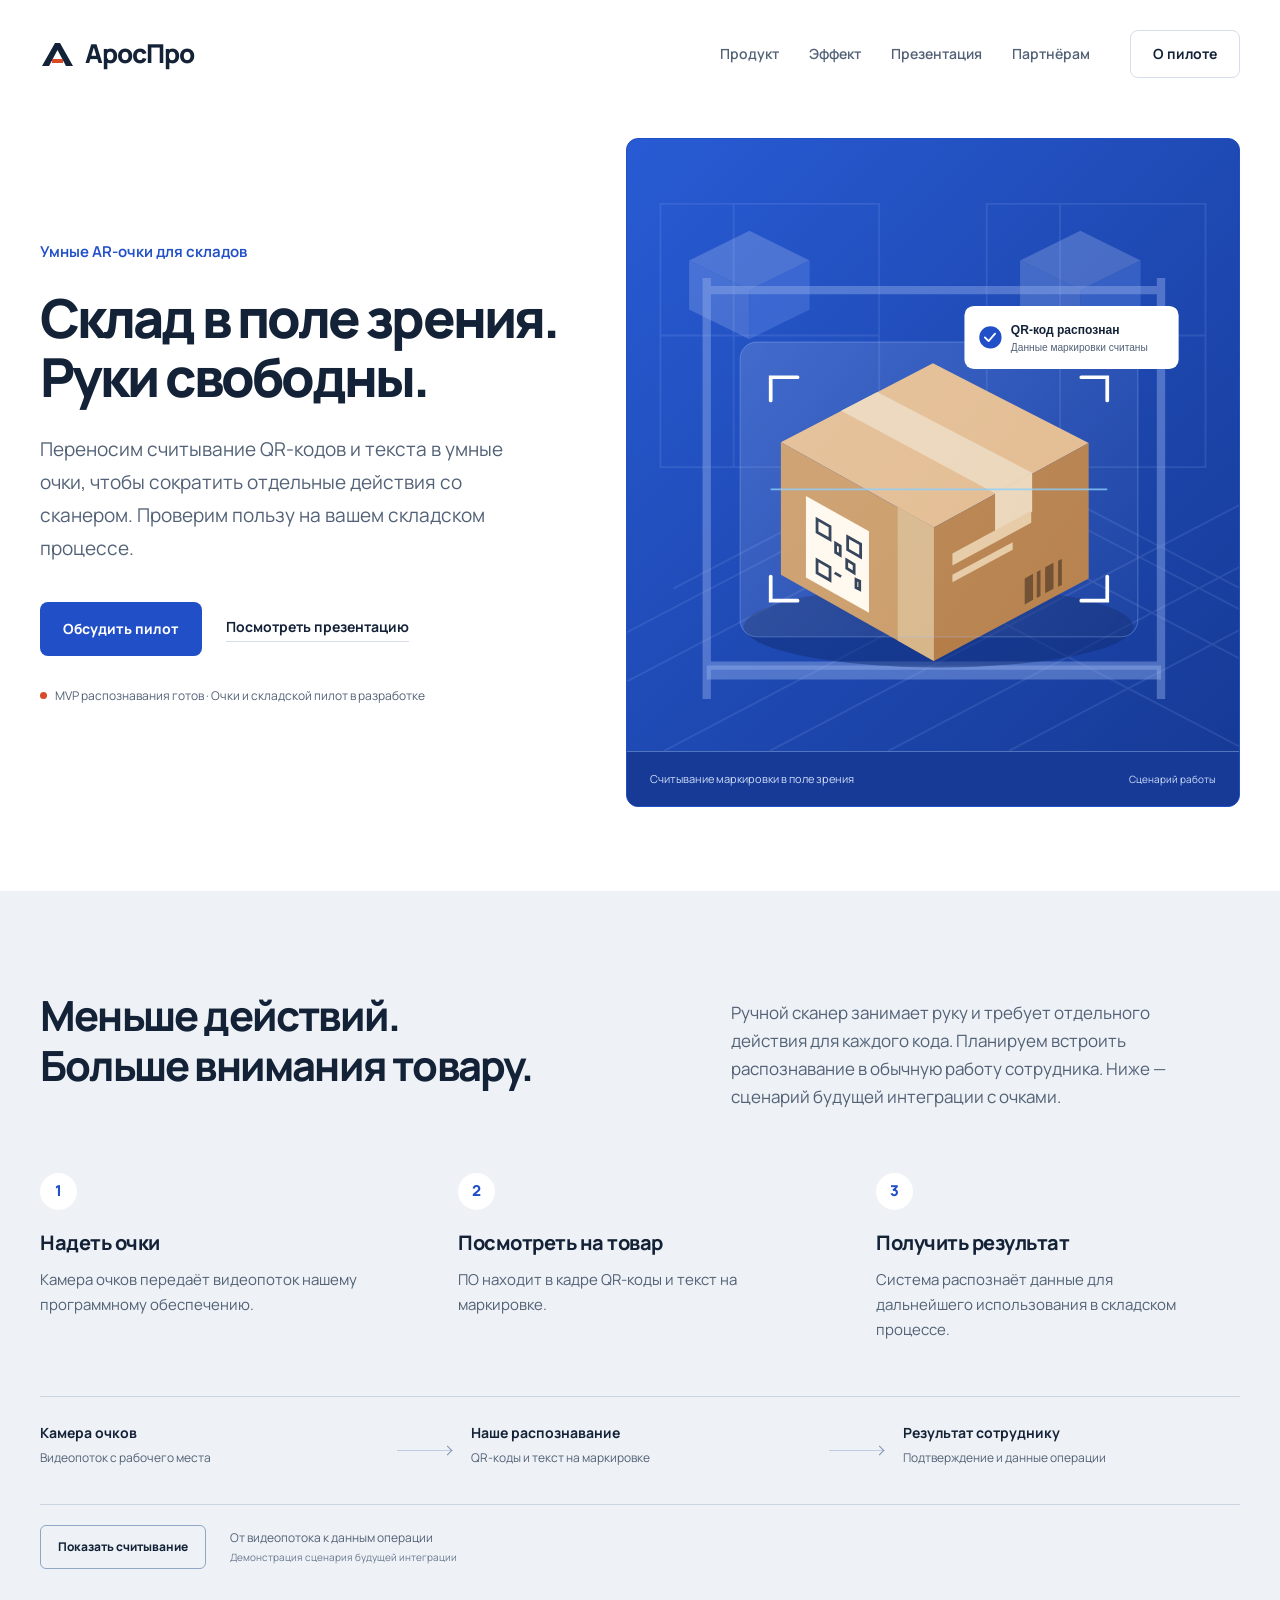
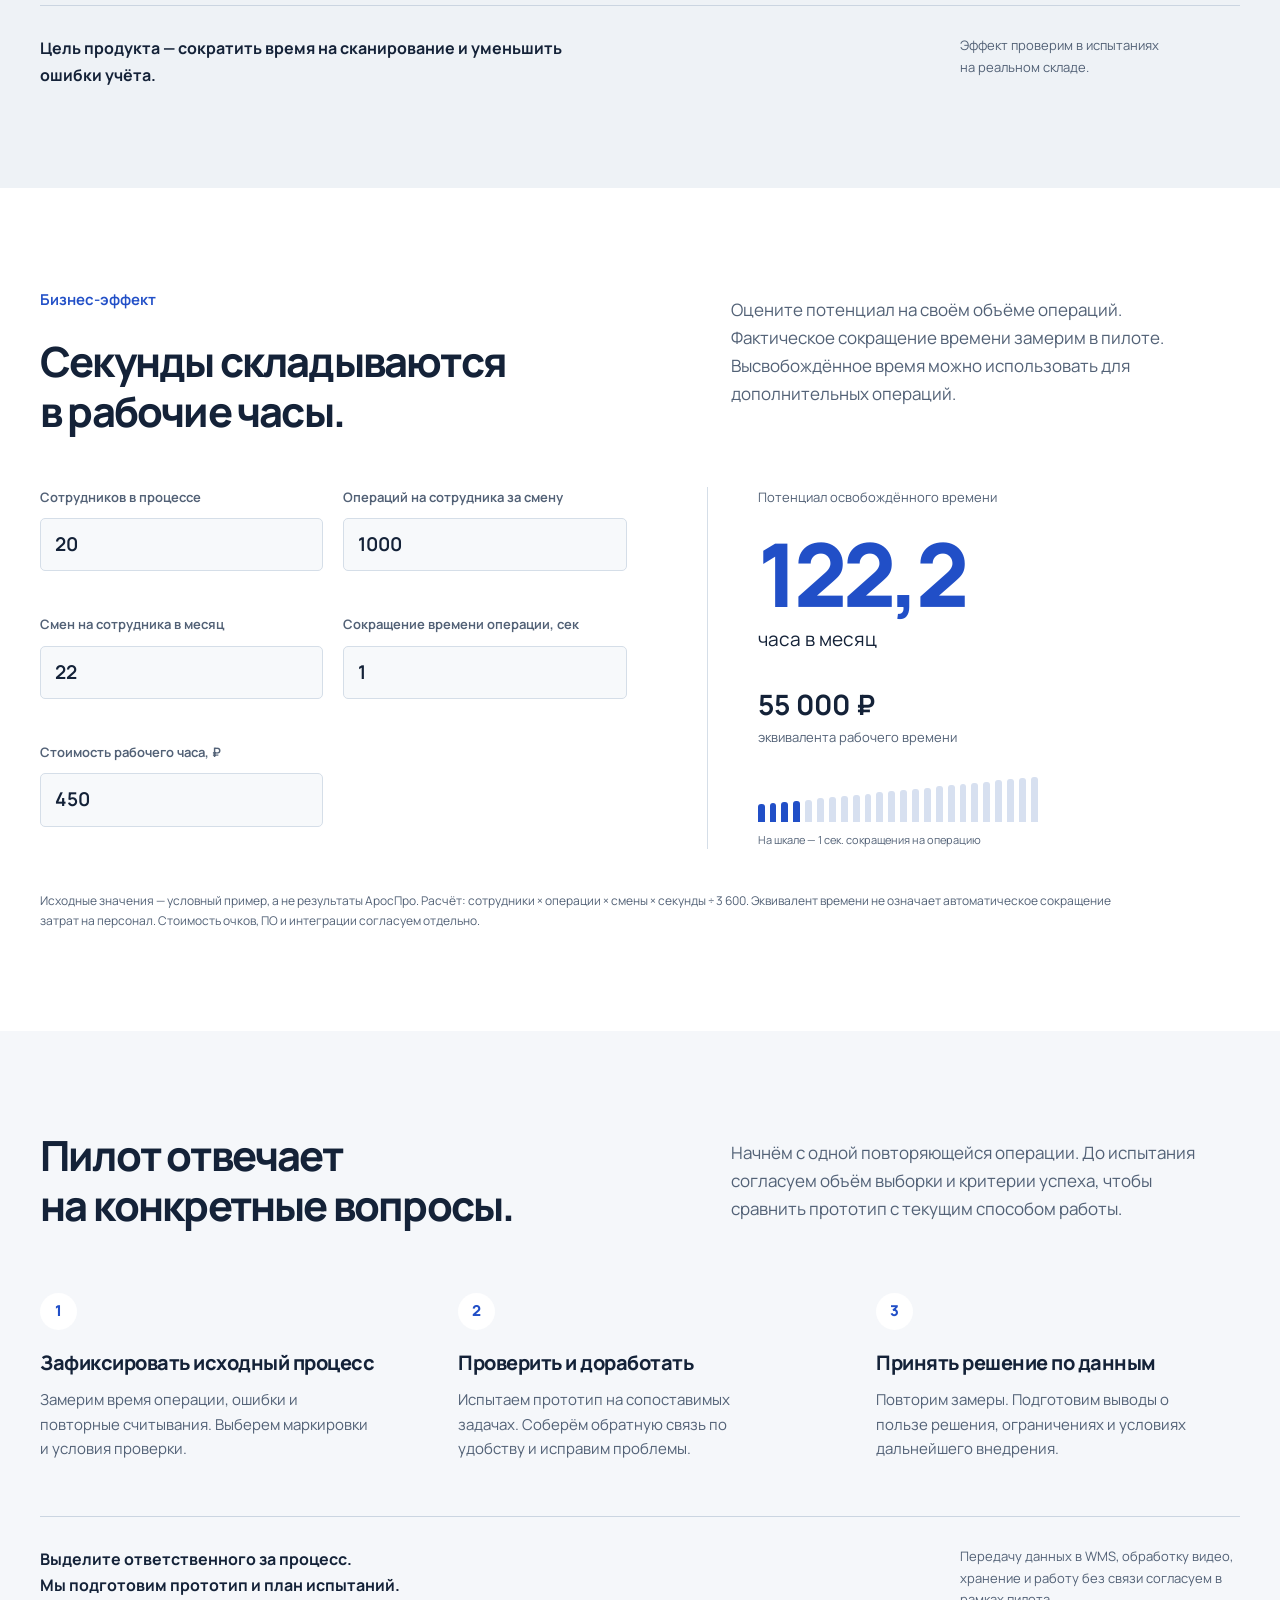
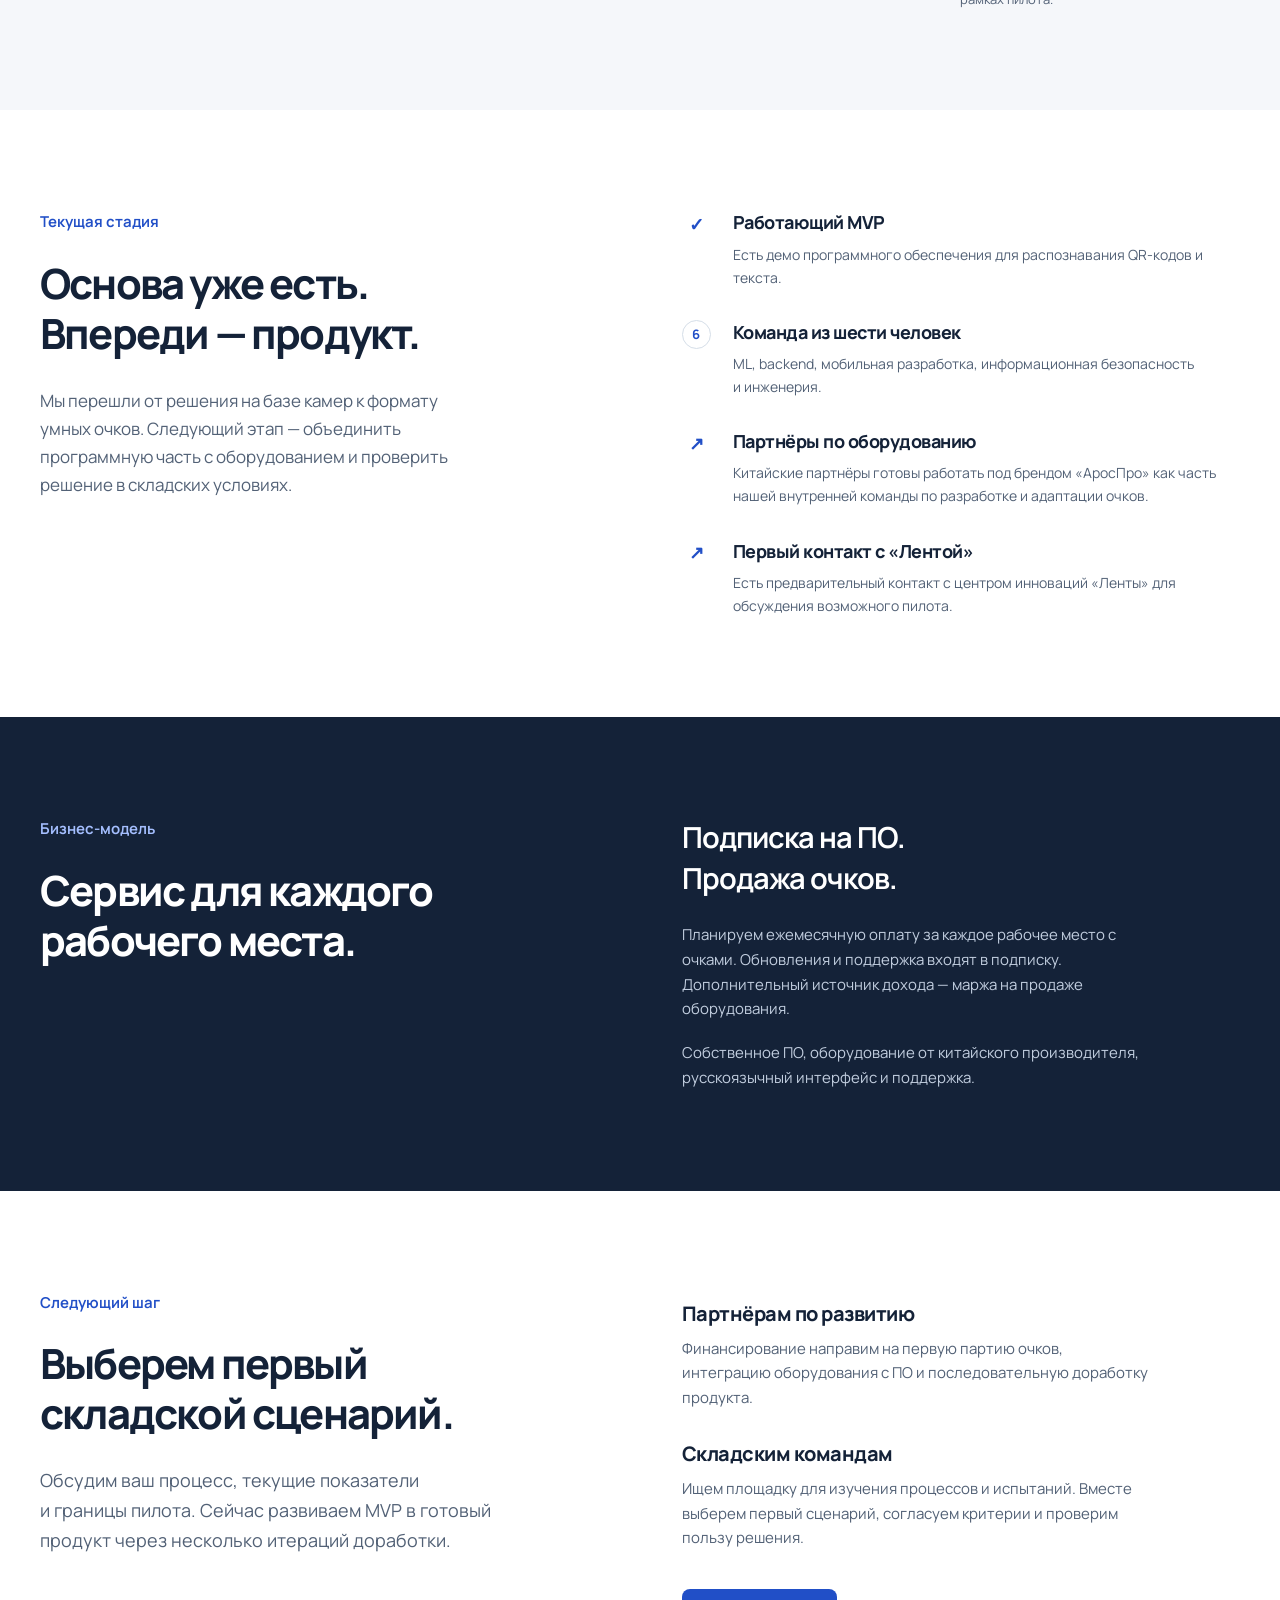
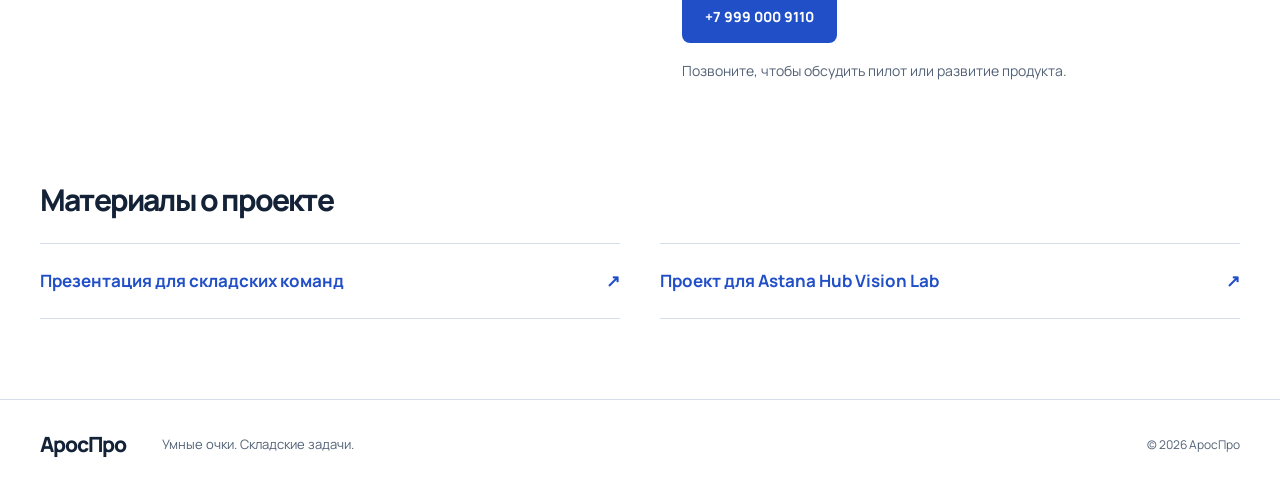
<file: index.html>
<!doctype html>
<html lang="ru">
<head>
  <meta charset="utf-8">
  <meta name="viewport" content="width=device-width, initial-scale=1">
  <meta name="theme-color" content="#214fc7">
  <title>АросПро — умные AR-очки для складов</title>
  <meta name="description" content="АросПро — умные AR-очки и собственное ПО для распознавания QR-кодов и текста на складе. Работающий MVP, команда из 6 человек. Ищем партнёров для пилота и развития продукта.">
  <meta property="og:type" content="website">
  <meta property="og:locale" content="ru_RU">
  <meta property="og:title" content="АросПро — склад в поле зрения">
  <meta property="og:description" content="Умные AR-очки с нашим ПО. Распознавание QR-кодов и текста без ручного сканера. Развиваем MVP и готовимся к испытаниям на складе.">
  <meta property="og:url" content="https://xn--80a2aff.tech/">
  <link rel="canonical" href="https://xn--80a2aff.tech/">
  <link rel="icon" href="favicon.svg" type="image/svg+xml">
  <link rel="preload" href="assets/Manrope.ttf" as="font" type="font/ttf" crossorigin>
  <link rel="stylesheet" href="styles.css">
  <link rel="stylesheet" href="experience.css?v=4">
</head>
<body>
<a class="skip-link" href="#main">Перейти к содержимому</a>
<header class="header wrap">
  <a class="brand" href="#" aria-label="АросПро, главная"><svg width="35" height="29" viewBox="0 0 35 29" aria-hidden="true"><path d="M2 26 15 3h5l13 23h-7l-8.5-16L9 26Z" fill="currentColor"/><path d="M12 21h11" stroke="#d84b26" stroke-width="4"/></svg><span>АросПро</span></a>
  <nav aria-label="Главная навигация"><a href="#product">Продукт</a><a href="#impact">Эффект</a><a href="clients.html">Презентация</a><a href="#pilot">Партнёрам</a></nav>
  <a class="header-cta" href="#pilot">О пилоте</a>
</header>
<main id="main">
  <section class="hero wrap" aria-labelledby="hero-title">
    <div class="hero-copy">
      <p class="intro">Умные AR-очки для складов</p>
      <h1 id="hero-title">Склад в&nbsp;поле зрения.<br>Руки свободны.</h1>
      <p class="lead">Переносим считывание QR-кодов и&nbsp;текста в&nbsp;умные очки, чтобы сократить отдельные действия со сканером. Проверим пользу на вашем складском процессе.</p>
      <div class="hero-actions"><a class="button button-primary" href="#pilot">Обсудить пилот</a><a class="text-link" href="clients.html">Посмотреть презентацию</a></div>
      <p class="stage"><span class="status-dot" aria-hidden="true"></span>MVP распознавания готов · Очки и складской пилот в разработке</p>
    </div>
    <figure class="hero-visual warehouse-portrait">
      <svg role="img" aria-labelledby="warehouse-title warehouse-desc" class="warehouse-scene" xmlns="http://www.w3.org/2000/svg" viewBox="0 0 660 660" fill="none">
<title id="warehouse-title">Считывание маркировки на складе</title><desc id="warehouse-desc">Коробка на полке стеллажа. Рамка выделяет маркировку, рядом показан пример распознавания QR-кода.</desc><defs><linearGradient id="back" x1="0" y1="0" x2="660" y2="660" gradientUnits="userSpaceOnUse"><stop stop-color="#285bd4"/><stop offset="1" stop-color="#163a96"/></linearGradient><linearGradient id="glass" x1="130" y1="220" x2="560" y2="530" gradientUnits="userSpaceOnUse"><stop stop-color="#fff" stop-opacity=".14"/><stop offset="1" stop-color="#fff" stop-opacity=".02"/></linearGradient></defs>
<path fill="url(#back)" d="M0 0h660v660H0z"/>
<g opacity=".12" stroke="#b6caff" stroke-width="2"><path d="M50 485 355 325 660 484M0 532l354-185 306 160M0 585l354-185 306 160M40 660 354 495l306 160M154 660 660 395M282 660 660 462M412 660 660 530"/><path d="M36 70h236v284H36zM388 70h236v284H388zM36 212h236M388 212h236M115 70v284M467 70v284"/></g>
<g opacity=".22"><path d="m67 131 65-32 65 32-65 32z" fill="#d9e6ff"/><path d="m67 131 65 32v53l-65-32z" fill="#c3d5ff"/><path d="m132 163 65-32v53l-65 32z" fill="#8eb1ff"/><path d="m424 131 65-32 65 32-65 32z" fill="#d9e6ff"/><path d="m424 131 65 32v53l-65-32z" fill="#c3d5ff"/><path d="m489 163 65-32v53l-65 32z" fill="#8eb1ff"/></g>
<g stroke="#90ace8" stroke-width="9" opacity=".45"><path d="M86 150v454M576 150v454M86 568h490M86 163h490"/></g><path d="M86 568h490v15H86z" fill="#91ade8" opacity=".45"/><ellipse cx="336" cy="526" rx="210" ry="44" fill="#102c75" opacity=".5"/>
<path d="m166 327 164-85 168 86-167 91z" fill="#e2ba8e"/><path d="m166 327 165 92v144l-165-93z" fill="#c99863"/><path d="m331 419 167-91v146l-167 89z" fill="#b57e48"/>
<path d="m231 293 39-20 167 87-40 22z" fill="#ead5b8"/><path d="m292 397 39 22v144l-39-22z" fill="#d7b68a"/><path d="m397 382 40-22v42l-40 22z" fill="#ead5b8"/>
<path d="m193 385 68 38v88l-68-38z" fill="#fff8ed"/><g stroke="#24334b" stroke-width="3"><path d="m205 410 14 8v14l-14-8zM238 429l14 8v14l-14-8zM205 454l14 8v14l-14-8z"/><path d="m225 436 5 3v10l-5-3zM237 454l8 5v9l-8-5zM247 475l4 2v9l-4-2zM224 468l7 4"/></g>
<path d="m351 447 85-46v13l-85 46zM351 470l65-35v8l-65 35z" fill="#e6c9a3"/><path d="m429 474 9-5v28l-9 5zM442 467l4-2v28l-4 2zM451 462l9-5v28l-9 5zM465 455l4-2v28l-4 2z" fill="#6c492b"/>
<rect x="122" y="219" width="429" height="318" rx="18" fill="url(#glass)" stroke="#a2c0ff" stroke-opacity=".38"/>
<g stroke="#fff" stroke-width="4" stroke-linecap="round"><path d="M155 282v-25h29M490 257h28v25M518 472v26h-28M184 498h-29v-26"/></g>
<path class="warehouse-scan" d="M155 378h363" stroke="#8bcfff" stroke-width="2" stroke-opacity=".8"/>
<g transform="translate(364 180)"><rect width="231" height="68" rx="10" fill="#fff"/><circle cx="28" cy="34" r="12" fill="#214fc7"/><path d="m22 34 4 4 7-8" stroke="#fff" stroke-width="2" stroke-linecap="round" stroke-linejoin="round"/><text x="50" y="30" fill="#142238" font-family="Arial,sans-serif" font-weight="700" font-size="13">QR-код распознан</text><text x="50" y="49" fill="#526176" font-family="Arial,sans-serif" font-size="11">Данные маркировки считаны</text></g>

</svg>

      <figcaption><span>Считывание маркировки в поле зрения</span><span>Сценарий работы</span></figcaption>
    </figure>
  </section>
  <section id="product" class="product-section section" aria-labelledby="product-title">
    <div class="wrap">
      <div class="section-head"><h2 id="product-title">Меньше действий.<br>Больше внимания товару.</h2><p>Ручной сканер занимает руку и требует отдельного действия для каждого кода. Планируем встроить распознавание в&nbsp;обычную работу сотрудника. Ниже — сценарий будущей интеграции с очками.</p></div>
      <ol class="process">
        <li><span class="step-number">1</span><h3>Надеть очки</h3><p>Камера очков передаёт видеопоток нашему программному обеспечению.</p></li>
        <li><span class="step-number">2</span><h3>Посмотреть на товар</h3><p>ПО находит в кадре QR-коды и&nbsp;текст на маркировке.</p></li>
        <li><span class="step-number">3</span><h3>Получить результат</h3><p>Система распознаёт данные для дальнейшего использования в&nbsp;складском процессе.</p></li>
      </ol>
      <div class="outcome"><p>Цель продукта — сократить время на сканирование и&nbsp;уменьшить ошибки учёта.</p><p>Эффект проверим в&nbsp;испытаниях на&nbsp;реальном складе.</p></div>
    </div>
  </section>
<section id="impact" class="section impact-section wrap" aria-labelledby="impact-title"><div class="section-head"><div><p class="intro">Бизнес-эффект</p><h2 id="impact-title">Секунды складываются<br>в рабочие часы.</h2></div><p>Оцените потенциал на своём объёме операций. Фактическое сокращение времени замерим в пилоте. Высвобождённое время можно использовать для дополнительных операций.</p></div><form id="impact-form" class="calculator" aria-label="Расчёт потенциала рабочего времени"><div class="calc-inputs"><label>Сотрудников в процессе<input id="workers" type="number" min="1" max="100000" step="1" value="20" required></label><label>Операций на сотрудника за смену<input id="operations" type="number" min="1" max="1000000" step="1" value="1000" required></label><label>Смен на сотрудника в месяц<input id="shifts" type="number" min="1" max="62" step="1" value="22" required></label><label>Сокращение времени операции, сек<input id="seconds" type="number" min="0" max="3600" step="0.1" value="1" required></label><label>Стоимость рабочего часа, ₽<input id="hourly" type="number" min="0" max="1000000" step="1" value="450" required></label></div><div class="calc-results" aria-live="polite"><p class="calc-label">Потенциал освобождённого времени</p><output id="hours" class="calc-big">122</output><span class="calc-unit">часа в месяц</span><p class="calc-value"><output id="equivalent">55 000</output> ₽<span> эквивалента рабочего времени</span></p><p id="calc-error" hidden>Проверьте значения: они должны быть в допустимом диапазоне.</p></div><p class="calc-note">Исходные значения — условный пример, а не результаты АросПро. Расчёт: сотрудники × операции × смены × секунды ÷ 3 600. Эквивалент времени не означает автоматическое сокращение затрат на персонал. Стоимость очков, ПО и интеграции согласуем отдельно.</p><noscript><p>Для изменения расчёта включите JavaScript. При указанных исходных данных результат: 122,2 часа и 55 000 ₽.</p></noscript></form></section>
<section class="section pilot-plan" aria-labelledby="plan-title"><div class="wrap"><div class="section-head"><h2 id="plan-title">Пилот отвечает<br>на конкретные вопросы.</h2><p>Начнём с одной повторяющейся операции. До испытания согласуем объём выборки и критерии успеха, чтобы сравнить прототип с текущим способом работы.</p></div><ol class="process"><li><span class="step-number">1</span><h3>Зафиксировать исходный процесс</h3><p>Замерим время операции, ошибки и повторные считывания. Выберем маркировки и условия проверки.</p></li><li><span class="step-number">2</span><h3>Проверить и доработать</h3><p>Испытаем прототип на сопоставимых задачах. Соберём обратную связь по удобству и исправим проблемы.</p></li><li><span class="step-number">3</span><h3>Принять решение по данным</h3><p>Повторим замеры. Подготовим выводы о пользе решения, ограничениях и условиях дальнейшего внедрения.</p></li></ol><div class="outcome"><p>Выделите ответственного за процесс.<br>Мы подготовим прототип и план испытаний.</p><p>Передачу данных в WMS, обработку видео, хранение и работу без связи согласуем в рамках пилота.</p></div></div></section>
  <section id="progress" class="progress-section wrap section" aria-labelledby="progress-title">
    <div class="progress-intro"><p class="intro">Текущая стадия</p><h2 id="progress-title">Основа уже есть.<br>Впереди — продукт.</h2><p>Мы перешли от решения на базе камер к&nbsp;формату умных очков. Следующий этап — объединить программную часть с оборудованием и&nbsp;проверить решение в&nbsp;складских условиях.</p></div>
    <div class="milestones">
      <article><span class="milestone-mark" aria-hidden="true">✓</span><div><h3>Работающий MVP</h3><p>Есть демо программного обеспечения для распознавания QR-кодов и текста.</p></div></article>
      <article><span class="milestone-mark team-count" aria-hidden="true">6</span><div><h3>Команда из шести человек</h3><p>ML, backend, мобильная разработка, информационная безопасность и&nbsp;инженерия.</p></div></article>
      <article><span class="milestone-mark" aria-hidden="true">↗</span><div><h3>Партнёры по оборудованию</h3><p>Китайские партнёры готовы работать под брендом «АросПро» как часть нашей внутренней команды по разработке и адаптации очков.</p></div></article>
      <article><span class="milestone-mark" aria-hidden="true">↗</span><div><h3>Первый контакт с «Лентой»</h3><p>Есть предварительный контакт с центром инноваций «Ленты» для обсуждения возможного пилота.</p></div></article>
    </div>
  </section>
  <section class="model-section section" aria-labelledby="model-title"><div class="wrap model-layout">
    <div><p class="intro">Бизнес-модель</p><h2 id="model-title">Сервис для каждого<br>рабочего места.</h2></div>
    <div class="model-copy"><p class="model-main">Подписка на ПО.<br>Продажа очков.</p><p>Планируем ежемесячную оплату за каждое рабочее место с очками. Обновления и&nbsp;поддержка входят в подписку. Дополнительный источник дохода — маржа на продаже оборудования.</p><p>Собственное ПО, оборудование от китайского производителя, русскоязычный интерфейс и&nbsp;поддержка.</p></div>
  </div></section>
  <section id="pilot" class="pilot-section section wrap" aria-labelledby="pilot-title">
    <div class="pilot-heading"><p class="intro">Следующий шаг</p><h2 id="pilot-title">Выберем первый<br>складской сценарий.</h2><p class="pilot-lead">Обсудим ваш процесс, текущие показатели и&nbsp;границы пилота. Сейчас развиваем MVP в&nbsp;готовый продукт через несколько итераций доработки.</p></div>
    <div class="pilot-details"><article><h3>Партнёрам по развитию</h3><p>Финансирование направим на первую партию очков, интеграцию оборудования с&nbsp;ПО и последовательную доработку продукта.</p></article><article><h3>Складским командам</h3><p>Ищем площадку для изучения процессов и&nbsp;испытаний. Вместе выберем первый сценарий, согласуем критерии и&nbsp;проверим пользу решения.</p></article><div class="contact-slot"><a class="button button-primary" href="tel:+79990009110" aria-label="Позвонить команде АросПро: +7 999 000 9110">+7 999 000 9110</a><p class="contact-note" style="margin-top:16px">Позвоните, чтобы обсудить пилот или развитие продукта.</p></div></div>
  </section>
<section class="materials wrap" aria-labelledby="materials-title"><h2 id="materials-title">Материалы о проекте</h2><div><a href="clients.html">Презентация для складских команд <span>↗</span></a><a href="vision-lab.html">Проект для Astana Hub Vision Lab <span>↗</span></a></div></section></main>
<footer class="footer"><div class="wrap footer-inner"><a class="brand" href="#"><span>АросПро</span></a><p>Умные очки. Складские задачи.</p><span>© 2026 АросПро</span></div></footer>
<script src="impact.js"></script><script src="experience.js?v=4"></script></body>
</html>
</file>
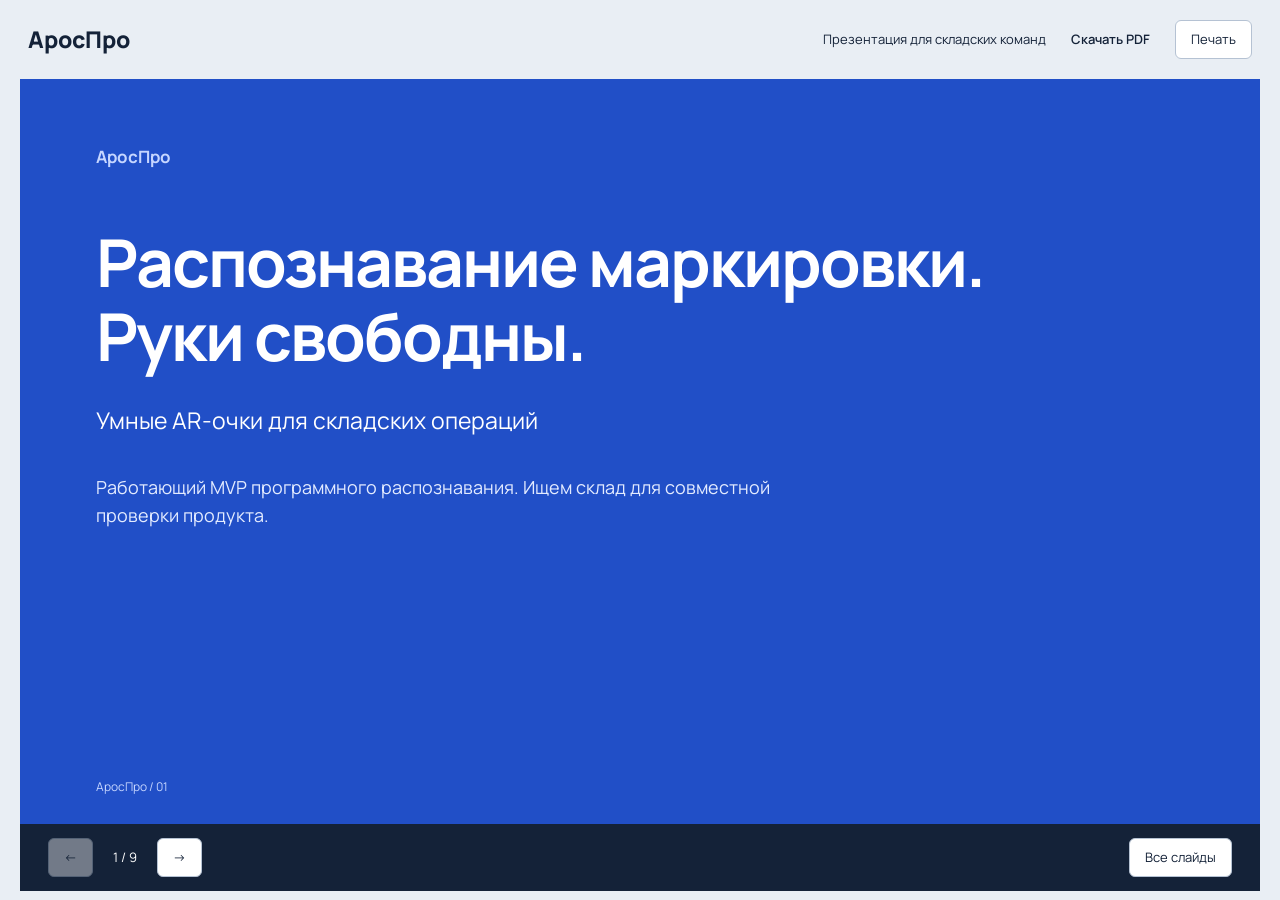
<file: clients.html>
<!doctype html><html lang="ru"><head><meta charset="utf-8"><meta name="viewport" content="width=device-width,initial-scale=1"><title>Презентация для складских команд</title><meta name="description" content="Презентация для складских команд — проект, стадия и следующий шаг"><link rel="canonical" href="https://pitch.xn--80a2aff.tech/"><link rel="icon" href="favicon.svg"><link rel="stylesheet" href="deck.css"></head><body><header class="deckbar"><a href="index.html">АросПро</a><span>Презентация для складских команд</span><a class="pdf-download" href="clients.pdf" download>Скачать PDF</a><button type="button" id="print">Печать</button></header><main><section class="slide cover" id="s1" aria-label="Слайд 1: АросПро"><p class="kicker">АросПро</p><h1>Распознавание маркировки.<br>Руки свободны.</h1><p class="lead">Умные AR-очки для складских операций</p><div class="detail"><p>Работающий MVP программного распознавания. Ищем склад для совместной проверки продукта.</p></div><span class="folio">АросПро / 01</span></section><section class="slide " id="s2" aria-label="Слайд 2: Складская операция"><p class="kicker">Складская операция</p><h1>Каждое сканирование<br>занимает время</h1><p class="lead">Когда сотрудник перекладывает товар, отдельный сканер требует дополнительного действия. На больших объёмах даже секунды складываются в часы.</p><div class="detail"><p>Первый сценарий выбираем вместе со складом: повторяющаяся операция с QR-кодами или текстовой маркировкой.</p></div><span class="folio">АросПро / 02</span></section><section class="slide " id="s3" aria-label="Слайд 3: Продукт"><p class="kicker">Продукт</p><h1>Распознавание<br>в умных очках</h1><p class="lead">Наше ПО распознаёт QR-коды и текст из видеопотока. Цель интеграции с очками — встроить считывание в привычную работу сотрудника.</p><div class="detail"><div class="two"><div><strong>Уже есть</strong><p>MVP распознавания и программное демо.</p></div><div><strong>Следующий этап</strong><p>Интеграция с очками, обратная связь сотруднику и проверка на складе.</p></div></div></div><span class="folio">АросПро / 03</span></section><section class="slide " id="s4" aria-label="Слайд 4: Бизнес-эффект"><p class="kicker">Бизнес-эффект</p><h1>Секунды на операции.<br>Часы за месяц.</h1><p class="lead">20 сотрудников × 1 000 операций × 22 смены × 1 секунда</p><div class="detail"><p class="number">122 <span>часа / месяц</span></p><p>Расчётный пример освобождённого рабочего времени. При стоимости часа 450 ₽ это 55 000 ₽ эквивалента рабочего времени.</p><p class="note">Все параметры условные. Это потенциал мощности, а не обещание экономии фонда оплаты труда. Фактический эффект определит пилот.</p></div><span class="folio">АросПро / 04</span></section><section class="slide " id="s5" aria-label="Слайд 5: Пилот"><p class="kicker">Пилот</p><h1>Один процесс.<br>Измеримый результат.</h1><p class="lead">Совместно выбираем участок и фиксируем текущий способ работы. Затем сравниваем его с прототипом на сопоставимых задачах.</p><div class="detail"><ol><li>Замер базовой операции: время, ошибки, повторные попытки.</li><li>Испытание прототипа и сбор обратной связи сотрудников.</li><li>Доработка, повторный замер и решение о следующем этапе.</li></ol><p class="note">Длительность, объём выборки и критерии успеха согласуем до начала.</p></div><span class="folio">АросПро / 05</span></section><section class="slide " id="s6" aria-label="Слайд 6: Условия внедрения"><p class="kicker">Условия внедрения</p><h1>Интеграция начинается<br>с границ процесса</h1><p class="lead">Определим, какие маркировки нужно распознавать, где обрабатывать видео и как передавать результат в учётную систему.</p><div class="detail"><div class="two"><div><strong>Со стороны склада</strong><p>Ответственный за процесс, доступ к согласованным операциям и исходным замерам.</p></div><div><strong>Со стороны АросПро</strong><p>Прототип, настройка распознавания, доработки и отчёт по результатам.</p></div></div><p class="note">WMS-интеграция, хранение данных и работа при потере связи требуют отдельного согласования.</p></div><span class="folio">АросПро / 06</span></section><section class="slide " id="s7" aria-label="Слайд 7: Модель поставки"><p class="kicker">Модель поставки</p><h1>Очки и подписка<br>на наше ПО</h1><p class="lead">Планируем продажу оборудования и подписку за рабочее место с обновлениями и поддержкой.</p><div class="detail"><div class="two"><div><strong>Оборудование</strong><p>Китайские партнёры готовы работать под нашим брендом как часть внутренней команды.</p></div><div><strong>Программное обеспечение</strong><p>Собственное распознавание и адаптация под складской сценарий.</p></div></div><p class="note">Цена, гарантия и SLA зависят от финальной конфигурации. Готовой серийной поставки пока нет.</p></div><span class="folio">АросПро / 07</span></section><section class="slide " id="s8" aria-label="Слайд 8: Команда и стадия"><p class="kicker">Команда и стадия</p><h1>Есть основа<br>для следующей итерации</h1><p class="lead">6 человек: ML, backend, мобильная разработка, информационная безопасность и инженерия.</p><div class="detail"><p>Работающий MVP. Готовность китайских партнёров к совместной работе. Предварительный контакт с центром инноваций «Ленты».</p><p class="note">Контакт с «Лентой» пока не означает согласованный пилот или клиентский контракт.</p></div><span class="folio">АросПро / 08</span></section><section class="slide " id="s9" aria-label="Слайд 9: Следующий шаг"><p class="kicker">Следующий шаг</p><h1>Выберем операцию<br>для первого пилота</h1><p class="lead">Обсудим ваш процесс и показатели, по которым вы оцениваете результат. По итогам встречи подготовим границы испытания и план доработок.</p><div class="detail"><p>Сейчас ищем пилотную площадку и финансирование, чтобы за несколько итераций довести MVP до готового продукта.</p><a class="deck-link" href="index.html#pilot">Обсудить пилот</a></div><span class="folio">АросПро / 09</span></section><p class="source">Основа: презентация проекта «АросПро», сведения основателя. </p></main><nav class="controls" aria-label="Управление презентацией" hidden><button type="button" id="prev" aria-label="Предыдущий слайд">←</button><span id="count" aria-live="polite"></span><button type="button" id="next" aria-label="Следующий слайд">→</button><button type="button" id="all">Все слайды</button></nav><script src="deck.js"></script></body></html>
</file>
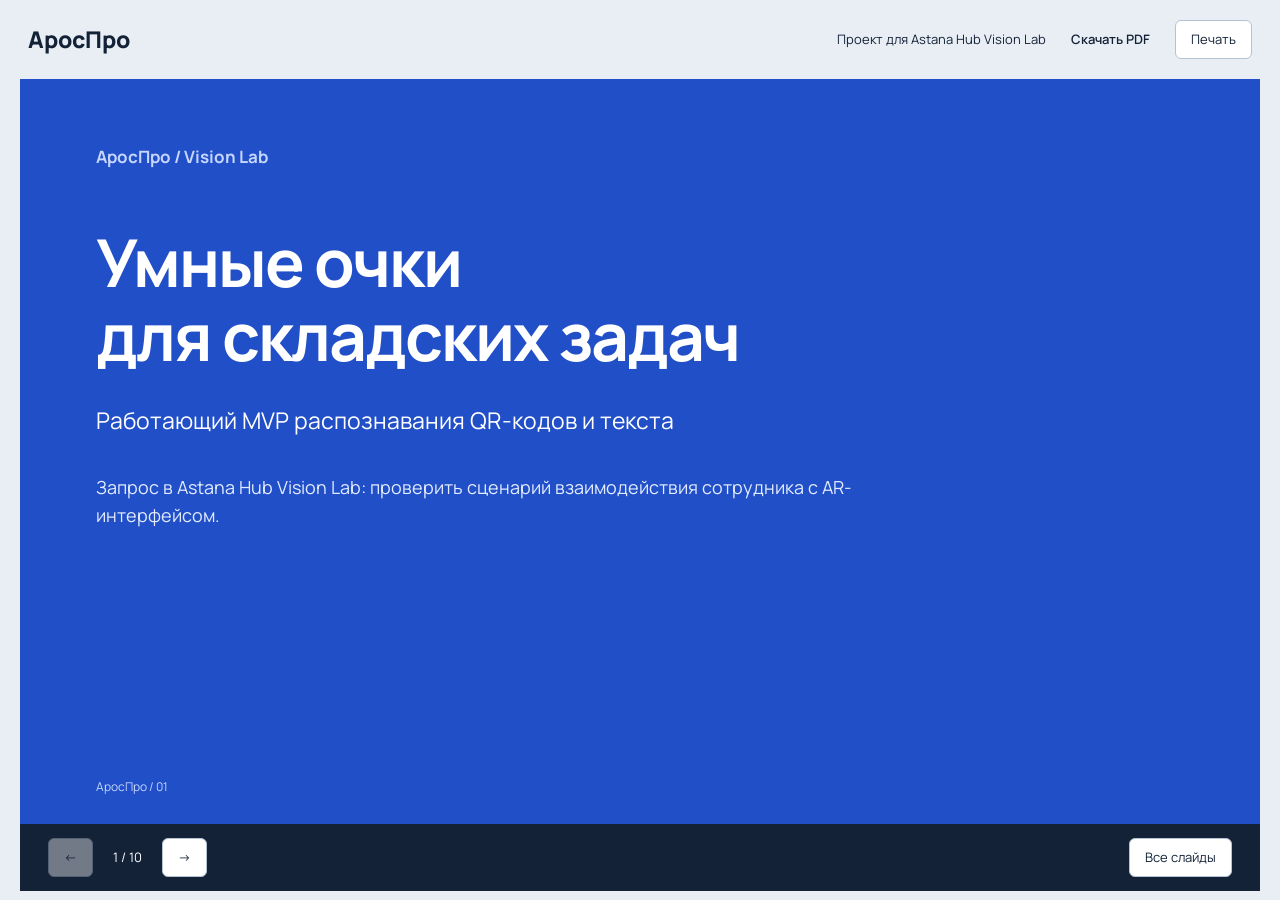
<file: vision-lab.html>
<!doctype html><html lang="ru"><head><meta charset="utf-8"><meta name="viewport" content="width=device-width,initial-scale=1"><title>Проект для Astana Hub Vision Lab</title><meta name="description" content="Проект для Astana Hub Vision Lab — проект, стадия и следующий шаг"><link rel="canonical" href="https://lab.xn--80a2aff.tech/"><link rel="icon" href="favicon.svg"><link rel="stylesheet" href="deck.css"></head><body><header class="deckbar"><a href="index.html">АросПро</a><span>Проект для Astana Hub Vision Lab</span><a class="pdf-download" href="vision-lab.pdf" download>Скачать PDF</a><button type="button" id="print">Печать</button></header><main><section class="slide cover" id="s1" aria-label="Слайд 1: АросПро / Vision Lab"><p class="kicker">АросПро / Vision Lab</p><h1>Умные очки<br>для складских задач</h1><p class="lead">Работающий MVP распознавания QR-кодов и текста</p><div class="detail"><p>Запрос в Astana Hub Vision Lab: проверить сценарий взаимодействия сотрудника с AR-интерфейсом.</p></div><span class="folio">АросПро / 01</span></section><section class="slide " id="s2" aria-label="Слайд 2: Проблема"><p class="kicker">Проблема</p><h1>Сканер требует<br>отдельного действия</h1><p class="lead">Сотрудник перемещает товар и считывает маркировку. Мы хотим сократить переключения между физической работой и устройством.</p><div class="detail"><p>В складском пилоте сравним время операции и число ошибок с текущим способом работы.</p></div><span class="folio">АросПро / 02</span></section><section class="slide " id="s3" aria-label="Слайд 3: Технологическая основа"><p class="kicker">Технологическая основа</p><h1>MVP распознаёт<br>QR-коды и текст</h1><p class="lead">Собственное ПО обрабатывает видеопоток. Следующая итерация объединяет программную часть с очками и интерфейсом подтверждения результата.</p><div class="detail"><div class="two"><div><strong>Подтверждённая стадия</strong><p>MVP и демо программного распознавания.</p></div><div><strong>Разработка впереди</strong><p>Интегрированное устройство и испытания в складских условиях.</p></div></div></div><span class="folio">АросПро / 03</span></section><section class="slide " id="s4" aria-label="Слайд 4: Исследование в Vision Lab"><p class="kicker">Исследование в Vision Lab</p><h1>Понятная обратная связь<br>в поле зрения</h1><p class="lead">Планируем проверить AR-интерфейс: как показать считанный результат, запросить подтверждение и сообщить об ошибке, не перегружая сотрудника.</p><div class="detail"><p>Vision Pro нужен для проверки взаимодействия и прототипа интерфейса. Перенос на производственные очки потребует отдельной инженерной итерации.</p><p class="note">Совместимость MVP с visionOS и доступ к нужному видеопотоку ещё предстоит проверить.</p></div><span class="folio">АросПро / 04</span></section><section class="slide " id="s5" aria-label="Слайд 5: Рабочий план"><p class="kicker">Рабочий план</p><h1>Прототип интерфейса<br>и проверка сценария</h1><p class="lead">Сначала согласуем техническую реализуемость с лабораторией. Затем проверим сценарий на доступном оборудовании.</p><div class="detail"><ol><li>Определить доступные API, ограничения камеры и обработки данных.</li><li>Собрать демонстрацию интерфейса на тестовых данных.</li><li>Проверить подтверждение, ошибку и повторное считывание.</li><li>Зафиксировать ограничения и требования к следующей версии.</li></ol></div><span class="folio">АросПро / 05</span></section><section class="slide " id="s6" aria-label="Слайд 6: Результат лабораторного этапа"><p class="kicker">Результат лабораторного этапа</p><h1>Меньше неопределённости<br>перед складским пилотом</h1><p class="lead">На выходе нужен демонстрационный AR-сценарий и перечень технических ограничений, которые повлияют на промышленный продукт.</p><div class="detail"><p>Критерии проверки: сотрудник понимает статус операции, замечает ошибку и может исправить её без неоднозначного подтверждения.</p><p class="note">Проверка интерфейса в лаборатории не заменяет замер бизнес-эффекта на складе.</p></div><span class="folio">АросПро / 06</span></section><section class="slide " id="s7" aria-label="Слайд 7: Команда и партнёры"><p class="kicker">Команда и партнёры</p><h1>Шесть участников<br>и партнёры по очкам</h1><p class="lead">В команде представлены ML, backend, мобильная разработка, информационная безопасность и инженерия.</p><div class="detail"><p>Китайские партнёры готовы работать под брендом АросПро как внутренняя команда. Есть предварительный контакт с центром инноваций «Ленты».</p><p class="note">Расписание участия команды и формат доступа к лаборатории согласуем с Astana Hub.</p></div><span class="folio">АросПро / 07</span></section><section class="slide " id="s8" aria-label="Слайд 8: Коммерческая модель"><p class="kicker">Коммерческая модель</p><h1>Подписка на рабочее место<br>и продажа оборудования</h1><p class="lead">Клиенты — складские команды с повторяющимися операциями считывания маркировки. Модель дохода: собственное ПО с поддержкой и маржа на очках.</p><div class="detail"><p>Путь к продажам: выбрать сценарий с площадкой, измерить результат пилота, доработать продукт и согласовать условия поставки.</p></div><span class="folio">АросПро / 08</span></section><section class="slide " id="s9" aria-label="Слайд 9: Финансирование развития"><p class="kicker">Финансирование развития</p><h1>Несколько итераций<br>до готового продукта</h1><p class="lead">Сейчас нужны средства на оборудование, интеграцию программной части и последовательную доработку по результатам испытаний.</p><div class="detail"><p>Сумму и бюджет определим после выбора конфигурации очков и границ пилота. Финансирование рассматриваем отдельным запросом к инвесторам и программам поддержки.</p><p class="note">Vision Lab рассматриваем как лабораторию для разработки. На её официальной странице нет обещания инвестиционного финансирования.</p></div><span class="folio">АросПро / 09</span></section><section class="slide " id="s10" aria-label="Слайд 10: Запрос к Astana Hub"><p class="kicker">Запрос к Astana Hub</p><h1>Доступ к Vision Lab</h1><p class="lead">Предлагаем обсудить технический сценарий, доступное оборудование и формат участия команды из другой страны.</p><div class="detail"><p>Нужны ответы о формате доступа и применимости лаборатории к нашему проекту. После этого согласуем объём демонстрации.</p><p class="note">Программа описывает лабораторию в Астане. Возможность дистанционного участия пока не подтверждена.</p><a class="deck-link" href="https://astanahub.com/l/VisionLab" target="_blank" rel="noopener">Официальная страница Vision Lab</a></div><span class="folio">АросПро / 10</span></section><p class="source">Основа: презентация проекта «АросПро», сведения основателя. <a href="https://astanahub.com/l/VisionLab">Официальная страница Vision Lab</a>. </p></main><nav class="controls" aria-label="Управление презентацией" hidden><button type="button" id="prev" aria-label="Предыдущий слайд">←</button><span id="count" aria-live="polite"></span><button type="button" id="next" aria-label="Следующий слайд">→</button><button type="button" id="all">Все слайды</button></nav><script src="deck.js"></script></body></html>
</file>
<file: styles.css>
@font-face{font-family:Manrope;src:url('assets/Manrope.ttf') format('truetype');font-weight:200 800;font-display:swap}
:root{--white:#fff;--steel:#eef2f6;--ink:#142238;--muted:#526176;--blue:#214fc7;--orange:#d84b26;--line:#d5dee8;--radius:8px}
*{box-sizing:border-box}html{scroll-behavior:smooth;scroll-padding-top:32px}body{margin:0;background:var(--white);color:var(--ink);font-family:Manrope,Arial,sans-serif;font-size:16px;line-height:1.65}a{color:inherit}a:focus-visible{outline:3px solid var(--orange);outline-offset:6px}img{max-width:100%;display:block}p,h1,h2,h3,figure{margin:0}a{text-decoration:none}.wrap{width:min(1240px,calc(100% - 80px));margin-inline:auto}.skip-link{position:fixed;left:20px;top:20px;transform:translateY(-200%);background:var(--ink);color:white;padding:14px;z-index:10}.skip-link:focus{transform:translateY(0)}.header{height:108px;display:flex;align-items:center;gap:40px}.brand{display:inline-flex;align-items:center;gap:10px;font-size:26px;line-height:1.2;font-weight:800;letter-spacing:-1px}.header nav{margin-left:auto;display:flex;gap:30px;color:var(--muted);font-size:14px;font-weight:600}.header nav a:hover{color:var(--blue)}.header-cta{font-size:14px;border:1px solid var(--line);padding:11px 22px;border-radius:var(--radius);font-weight:700}.header-cta:hover{border-color:var(--blue);color:var(--blue)}.hero{display:grid;grid-template-columns:1.06fr 1fr;gap:48px;align-items:center;padding:36px 0 84px}.intro{font-weight:650;color:var(--blue);font-size:15px;margin-bottom:24px}h1{font-size:clamp(40px,4.5vw,65px);font-weight:800;letter-spacing:-2.9px;line-height:1.1;margin-bottom:26px}.lead{max-width:480px;font-size:19px;color:var(--muted);line-height:1.75}.hero-actions{display:flex;align-items:center;gap:24px;margin-top:36px;flex-wrap:wrap}.button{display:inline-flex;align-items:center;justify-content:center;min-height:54px;padding:15px 23px;border-radius:var(--radius);font-size:14px;font-weight:750}.button-primary{background:var(--blue);color:white}.button-primary:hover{background:#173eaa}.text-link{font-size:14px;font-weight:700;border-bottom:1px solid var(--line);padding-bottom:3px}.text-link:hover{border-color:var(--blue);color:var(--blue)}.stage{margin-top:30px;font-size:12px;color:var(--muted);display:flex;align-items:center;gap:8px}.status-dot{width:7px;height:7px;border-radius:50%;background:var(--orange)}.hero-visual{position:relative;overflow:hidden;border-radius:20px;background:var(--blue)}.hero-visual img{width:100%;height:auto}.hero-visual figcaption{position:absolute;left:26px;right:26px;bottom:23px;display:flex;justify-content:space-between;gap:15px;color:#e1e9ff;font-size:10px}.section{padding-block:100px}h2{font-size:clamp(32px,3.25vw,46px);line-height:1.2;letter-spacing:-1.8px;font-weight:750}h3{font-size:20px;line-height:1.4;letter-spacing:-.5px;font-weight:750}.product-section{background:var(--steel)}.section-head{display:grid;grid-template-columns:1.2fr 1fr;gap:80px;align-items:start}.section-head>p{max-width:490px;color:var(--muted);font-size:17px;padding-top:8px}.process{list-style:none;padding:0;display:grid;grid-template-columns:repeat(3,1fr);gap:54px;margin:62px 0 54px}.step-number{font-size:15px;display:inline-flex;align-items:center;justify-content:center;width:37px;height:37px;background:var(--white);color:var(--blue);border-radius:50%;font-weight:800;margin-bottom:19px}.process h3{margin-bottom:11px}.process p{color:var(--muted);font-size:15px;max-width:330px}.outcome{border-top:1px solid #cbd5e1;padding-top:29px;display:flex;justify-content:space-between;gap:50px}.outcome p:first-child{font-weight:700;max-width:580px}.outcome p:last-child{font-size:13px;color:var(--muted);max-width:280px}.progress-section{display:grid;grid-template-columns:1fr 1.05fr;gap:110px}.progress-intro>p:last-child{color:var(--muted);font-size:17px;margin-top:28px;max-width:430px}.milestones{display:flex;flex-direction:column;gap:31px}.milestones article{display:flex;gap:22px;align-items:start}.milestones h3{font-size:18px;margin-bottom:7px}.milestones p{font-size:14px;color:var(--muted)}.milestone-mark{flex:none;width:29px;height:29px;display:flex;align-items:center;justify-content:center;font-size:18px;color:var(--blue);font-weight:700}.team-count{border:1px solid var(--line);border-radius:50%;font-size:13px}.model-section{background:var(--ink);color:white}.model-layout{display:grid;grid-template-columns:1fr 1.05fr;gap:110px}.model-section .intro{color:#a5bfff}.model-main{font-size:29px;letter-spacing:-1px;line-height:1.4;font-weight:650;margin-bottom:25px}.model-copy>p:not(:first-child){color:#c2cedf;font-size:15px;max-width:470px;margin-top:19px}.pilot-section{display:grid;grid-template-columns:1fr 1.05fr;gap:110px}.pilot-lead{font-size:18px;color:var(--muted);margin-top:27px;max-width:460px}.pilot-details{padding-top:9px}.pilot-details article{margin-bottom:29px}.pilot-details article h3{margin-bottom:9px}.pilot-details article p{font-size:15px;color:var(--muted);max-width:470px}.contact-slot{margin-top:38px}.contact-note{font-size:14px;color:var(--muted);max-width:470px}.contact-link{display:inline-block;font-size:23px;font-weight:750;color:var(--blue);margin-bottom:8px}.contact-link:hover{text-decoration:underline}.footer{border-top:1px solid var(--line)}.footer-inner{display:flex;align-items:center;gap:36px;padding-block:32px}.footer .brand{font-size:21px}.footer p{font-size:13px;color:var(--muted)}.footer-inner>span:last-child{margin-left:auto;font-size:12px;color:var(--muted)}
@media(min-width:1600px){.hero{padding-top:65px}.hero h1{font-size:69px}}
@media(max-width:1050px){.wrap{width:calc(100% - 48px)}.hero{gap:28px}.hero-actions{gap:15px}h1{letter-spacing:-2px}.header nav{gap:18px}.progress-section,.model-layout,.pilot-section{gap:55px}.section-head{gap:45px}.process{gap:30px}.hero-visual figcaption{font-size:9px;left:18px;right:18px}}
@media(max-width:760px){.wrap{width:calc(100% - 40px)}.header{height:84px;gap:12px}.header nav{display:none}.header-cta{margin-left:auto;padding:9px 16px}.brand{font-size:23px}.hero{grid-template-columns:1fr;gap:36px;padding:28px 0 60px}.hero-copy{max-width:580px}.intro{font-size:14px;margin-bottom:19px}h1{font-size:clamp(38px,7.7vw,54px);letter-spacing:-1.8px;margin-bottom:22px}.lead{font-size:17px;max-width:520px}.hero-actions{gap:20px;margin-top:28px}.stage{margin-top:24px}.hero-visual{max-width:580px;justify-self:center;width:100%}.hero-visual figcaption{left:22px;right:22px;bottom:20px;font-size:10px}.section{padding-block:64px}.section-head,.progress-section,.model-layout,.pilot-section{grid-template-columns:1fr;gap:35px}h2{font-size:35px;letter-spacing:-1.3px}.section-head>p{padding:0;font-size:16px}.process{grid-template-columns:1fr;margin:38px 0;gap:26px}.process li{padding-left:54px;position:relative}.step-number{position:absolute;left:0;top:2px;margin:0}.process p{max-width:100%}.process h3{font-size:19px}.outcome{flex-direction:column;gap:15px;padding-top:23px}.outcome p:last-child{max-width:100%}.progress-intro>p:last-child{margin-top:22px;max-width:100%;font-size:16px}.milestones{gap:25px}.milestones article{gap:15px}.model-main{font-size:25px}.model-copy>p:not(:first-child){max-width:100%}.pilot-lead{font-size:16px}.pilot-details{padding-top:0}.pilot-details article p{max-width:100%}.footer-inner{display:grid;grid-template-columns:1fr auto;gap:16px}.footer p{grid-row:2;grid-column:1/-1}.footer-inner>span:last-child{font-size:10px}.contact-link{font-size:21px}}
@media(prefers-reduced-motion:reduce){html{scroll-behavior:auto}}

button,input{font:inherit}input:focus-visible,button:focus-visible{outline:3px solid var(--orange);outline-offset:4px}.calculator{margin-top:50px;display:grid;grid-template-columns:1.1fr 1fr;gap:42px 80px}.calc-inputs{display:grid;grid-template-columns:1fr 1fr;gap:20px}.calc-inputs label{font-size:13px;font-weight:650;color:var(--muted);display:flex;flex-direction:column;gap:10px}.calc-inputs input{width:100%;min-height:52px;padding:10px 14px;border:1px solid var(--line);border-radius:5px;background:#f7f9fb;color:var(--ink);font-size:19px}.calc-results{border-left:1px solid var(--line);padding-left:50px}.calc-label{font-size:13px;color:var(--muted);margin-bottom:15px}.calc-big{font-size:88px;line-height:1.15;letter-spacing:-4px;font-weight:800;color:var(--blue);display:block}.calc-unit{font-size:19px}.calc-value{margin-top:25px;font-size:28px;font-weight:700}.calc-value span{display:block;font-weight:400;font-size:13px;color:var(--muted)}.calc-note{grid-column:1/-1;color:var(--muted);font-size:12px;max-width:1080px}.pilot-plan{background:#f5f7fa}.materials{padding-bottom:80px}.materials h2{font-size:30px;margin-bottom:25px}.materials>div{display:grid;grid-template-columns:1fr 1fr;gap:40px}.materials a{font-size:17px;font-weight:700;display:flex;gap:30px;justify-content:space-between;border-block:1px solid var(--line);padding:23px 0;color:var(--blue)}.materials a:hover{text-decoration:underline}#calc-error{font-size:13px;color:#9b2713;margin-top:15px}@media(max-width:1050px){.calculator{gap:35px}.calc-results{padding-left:30px}}@media(max-width:760px){.calculator{grid-template-columns:1fr;gap:30px;margin-top:32px}.calc-inputs{gap:18px}.calc-results{padding:28px 0 0;border-left:0;border-top:1px solid var(--line)}.calc-big{font-size:76px}.calc-note{font-size:12px}.materials{padding-bottom:50px}.materials>div{grid-template-columns:1fr;gap:0}.materials a{font-size:15px}.materials a+a{border-top:0}}
</file>
<file: experience.css>
/* Motion follows the product: spatial scanning, then the business effect. */
.hero{grid-template-columns:1fr 1.12fr;gap:38px;padding-top:30px;min-height:620px}.hero h1{font-size:clamp(40px,4.2vw,64px)}
/* The warehouse task is visible without defining a future hardware design. */
.warehouse-portrait{background:#163a96;border-radius:12px;border:1px solid #214fc7;box-shadow:none;color:#dde5ef;isolation:isolate}
.warehouse-scene{display:block;width:100%;height:auto;aspect-ratio:1}
.hero-visual.warehouse-portrait figcaption{position:static;display:flex;justify-content:space-between;align-items:center;gap:20px;padding:18px 23px;color:#d1ddfa;font-size:11px;background:#163a96;border-top:1px solid #5275bd}
.warehouse-portrait figcaption span:last-child{font-size:10px;white-space:nowrap}
.hero-copy{animation:hero-arrive .65s ease-out both}
.warehouse-scan{animation:warehouse-scan 3s ease-in-out 2;transform-origin:center}
@keyframes warehouse-scan{0%,100%{transform:translateY(-80px);opacity:.15}45%,65%{opacity:1}90%{transform:translateY(95px);opacity:.15}}
.button-primary{transition:background .2s}.flow-player{margin-bottom:36px}.flow-actions{display:flex;align-items:center;gap:24px;padding-top:20px}.flow-actions button{cursor:pointer;border:1px solid #8fa6c7;background:transparent;color:var(--ink);border-radius:6px;min-height:44px;padding:11px 17px;font-size:12px;font-weight:750;white-space:nowrap}.flow-actions button:hover{border-color:var(--blue);color:var(--blue)}.flow-actions button:disabled{cursor:wait;opacity:.65}.flow-state{font-size:12px;color:var(--muted);line-height:1.5}.flow-state span{display:block;font-size:10px;margin-top:3px;color:#697990}.demo-flow .flow-step{position:relative;padding-bottom:13px}.demo-flow .flow-step:after{content:'';position:absolute;bottom:0;left:0;width:0;height:2px;background:var(--blue);transition:width .45s ease-out}.demo-flow .flow-step.is-current:after{width:100%}.demo-flow .flow-step.is-current strong{color:var(--blue)}
.capacity-visual{display:flex;gap:5px;align-items:end;height:48px;margin-top:26px;max-width:280px}.capacity-visual span{display:block;flex:1;height:var(--bar-height);background:#d7e0f0;border-radius:3px 3px 0 0;transition:background .35s,height .35s}.capacity-visual span.active{background:var(--blue)}.capacity-caption{font-size:11px;color:var(--muted);margin-top:9px}.calc-results.updated .calc-big{animation:number-respond .35s ease-out}
.demo-flow{display:flex;gap:0;margin-top:36px;padding:24px 0;border-block:1px solid #cbd5e1;align-items:center}.demo-flow>div{flex:1}.demo-flow strong{display:block;font-size:14px}.demo-flow p{font-size:12px;color:var(--muted);margin-top:3px}.demo-flow .flow-connector{flex:0 0 54px;position:relative;height:1px;background:#c0ccdf;margin-inline:20px}.flow-connector:after{content:'';position:absolute;right:0;top:-3px;width:6px;height:6px;border-top:1px solid #8193b0;border-right:1px solid #8193b0;transform:rotate(45deg)}
.process li.is-current .step-number{background:var(--blue);color:#fff;box-shadow:0 0 0 6px #214fc711;transition:background .3s}.process li.is-current h3{color:var(--blue)}
@keyframes hero-arrive{from{transform:translateY(8px)}to{transform:none}}@keyframes portrait-arrive{from{opacity:.9}to{opacity:1}}@keyframes number-respond{from{opacity:.5;transform:translateY(5px)}to{opacity:1;transform:none}}
@media(max-width:1050px){.hero{gap:25px}.hero h1{font-size:45px;letter-spacing:-2px}.hero .lead{font-size:17px}}
@media(max-width:760px){.hero{grid-template-columns:1fr;gap:32px;min-height:0}.hero h1{font-size:clamp(38px,8vw,54px)}.hero-visual.warehouse-portrait{max-width:580px}.hero-visual.warehouse-portrait figcaption{padding:16px 18px;font-size:10px}.demo-flow{align-items:flex-start;gap:15px;flex-direction:column}.demo-flow .flow-connector{display:none}.demo-flow>div{width:100%}.flow-actions{align-items:flex-start;flex-direction:column;gap:14px}}
@media(prefers-reduced-motion:reduce){.hero-copy,.warehouse-scan,.calc-results.updated .calc-big{animation:none}.capacity-visual span,.button-primary,.demo-flow .flow-step:after{transition:none}}
</file>
<file: deck.css>
@font-face{font-family:Manrope;src:url('assets/Manrope.ttf') format('truetype');font-weight:200 800;font-display:swap}:root{--ink:#142238;--blue:#214fc7;--orange:#d84b26}*{box-sizing:border-box}body{margin:0;background:#e9eef4;color:var(--ink);font:18px/1.6 Manrope,Arial,sans-serif}a{color:inherit}button{font:inherit;cursor:pointer}a:focus-visible,button:focus-visible{outline:3px solid var(--orange);outline-offset:4px}.deckbar{max-width:1320px;margin:auto;display:flex;align-items:center;gap:25px;padding:20px 28px;font-size:13px}.deckbar>a{font-size:23px;font-weight:800;text-decoration:none;margin-right:auto}.deckbar button,.controls button{border:1px solid #b5c2d3;background:white;border-radius:6px;padding:8px 15px;color:var(--ink)}main{max-width:1240px;margin:0 auto}.slide{position:relative;min-height:680px;background:white;padding:64px 76px 80px;margin-bottom:28px;overflow-wrap:break-word}.slide .kicker{color:var(--blue);font-size:17px;font-weight:700;margin:0 0 24px}h1{font-size:56px;line-height:1.12;letter-spacing:-2px;margin:0 0 28px;max-width:1050px}.slide>.lead{font-size:23px;line-height:1.6;max-width:950px;margin:0 0 34px}.detail{max-width:1020px}.detail p{margin:0 0 16px}.detail .note{font-size:15px;line-height:1.6;color:#526176;max-width:920px}.folio{position:absolute;bottom:28px;left:76px;font-size:12px;color:#718096}.cover{background:var(--blue);color:white;min-height:680px}.cover h1{font-size:66px;margin-top:56px}.cover .kicker,.cover .folio{color:#c6d6ff}.cover .detail{max-width:760px;font-size:18px;color:#e3ebff}.two{display:grid;grid-template-columns:1fr 1fr;gap:54px;margin-top:30px}.two strong{display:block;color:var(--blue);margin-bottom:12px;font-size:20px}.two p{font-size:19px}.number{font-size:88px;font-weight:800;letter-spacing:-3px;color:var(--blue);line-height:1.1}.number span{font-size:25px;font-weight:500;letter-spacing:-1px}ol{padding-left:24px;margin:0}li{margin-bottom:12px}.deck-link{display:inline-block;color:var(--blue);font-weight:700;margin-top:12px}.source{font-size:13px;color:#526176;margin:24px 28px 100px}.controls{max-width:1240px;position:sticky;bottom:0;margin:0 auto;padding:14px 28px;background:#142238;color:white;display:flex;align-items:center;gap:20px;font-size:13px}.controls[hidden],.slide[hidden]{display:none}.controls #all{margin-left:auto}.controls button:disabled{opacity:.4;cursor:default}.viewing main>.source{display:none}.viewing .slide{margin-bottom:0;min-height:calc(100vh - 155px)}@media(max-width:760px){.deckbar{padding:18px 20px;gap:12px}.deckbar>span{display:none}.slide{padding:40px 24px 76px;min-height:700px}.slide h1,.cover h1{font-size:38px;letter-spacing:-1.3px;margin-top:0}.cover h1{margin-top:65px}.slide>.lead{font-size:20px}.detail,.two p{font-size:17px}.two{grid-template-columns:1fr;gap:16px;margin-top:0}.detail .note{font-size:13px}.folio{left:24px}.number{font-size:72px}.number span{display:block;font-size:22px}.controls{padding:12px 18px;gap:14px}.controls button{padding:8px 12px}.viewing .slide{min-height:calc(100vh - 146px)}.source{margin-inline:24px}}@media print{@page{size:A4 landscape;margin:0}body{background:white}.deckbar,.controls,.source{display:none!important}main{max-width:none}.slide,.viewing .slide{display:block!important;min-height:0;height:210mm;margin:0;padding:16mm 20mm 23mm;break-after:page;print-color-adjust:exact;-webkit-print-color-adjust:exact}h1{font-size:36pt}.cover h1{font-size:44pt;margin-top:15mm}.slide>.lead{font-size:18pt}.detail,.two p{font-size:15pt}.detail .note{font-size:11pt}.folio{bottom:7mm;left:20mm}.two{grid-template-columns:1fr 1fr}.number{font-size:64pt}.number span{font-size:20pt}.deck-link{color:var(--blue)}}
@media print{.slide:last-of-type{break-after:auto}.number span{display:inline}.cover h1{letter-spacing:-1pt}}

.deckbar>a.pdf-download{margin-right:0;font-size:13px;font-weight:600;white-space:nowrap}@media(max-width:760px){.deckbar .pdf-download{font-size:12px}.deckbar{gap:10px}.deckbar button{font-size:12px;padding:8px 10px}}
</file>
